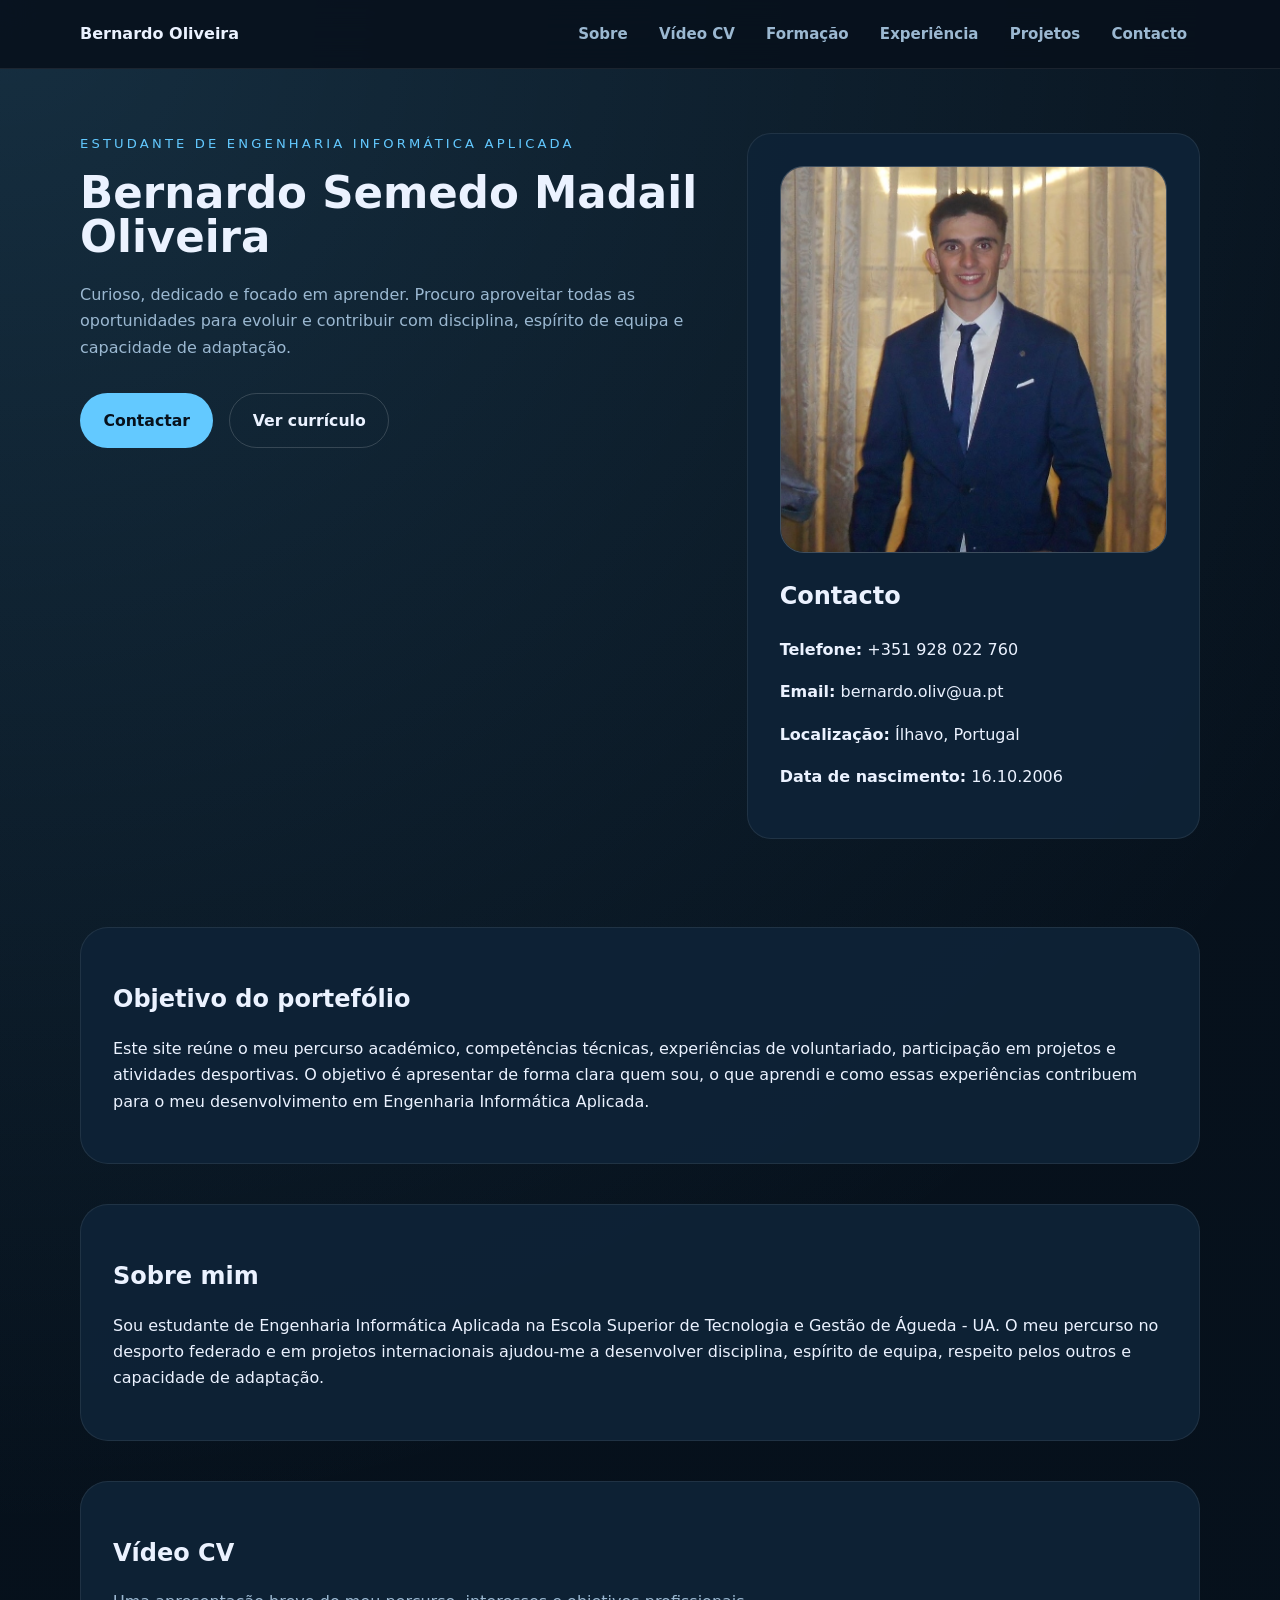
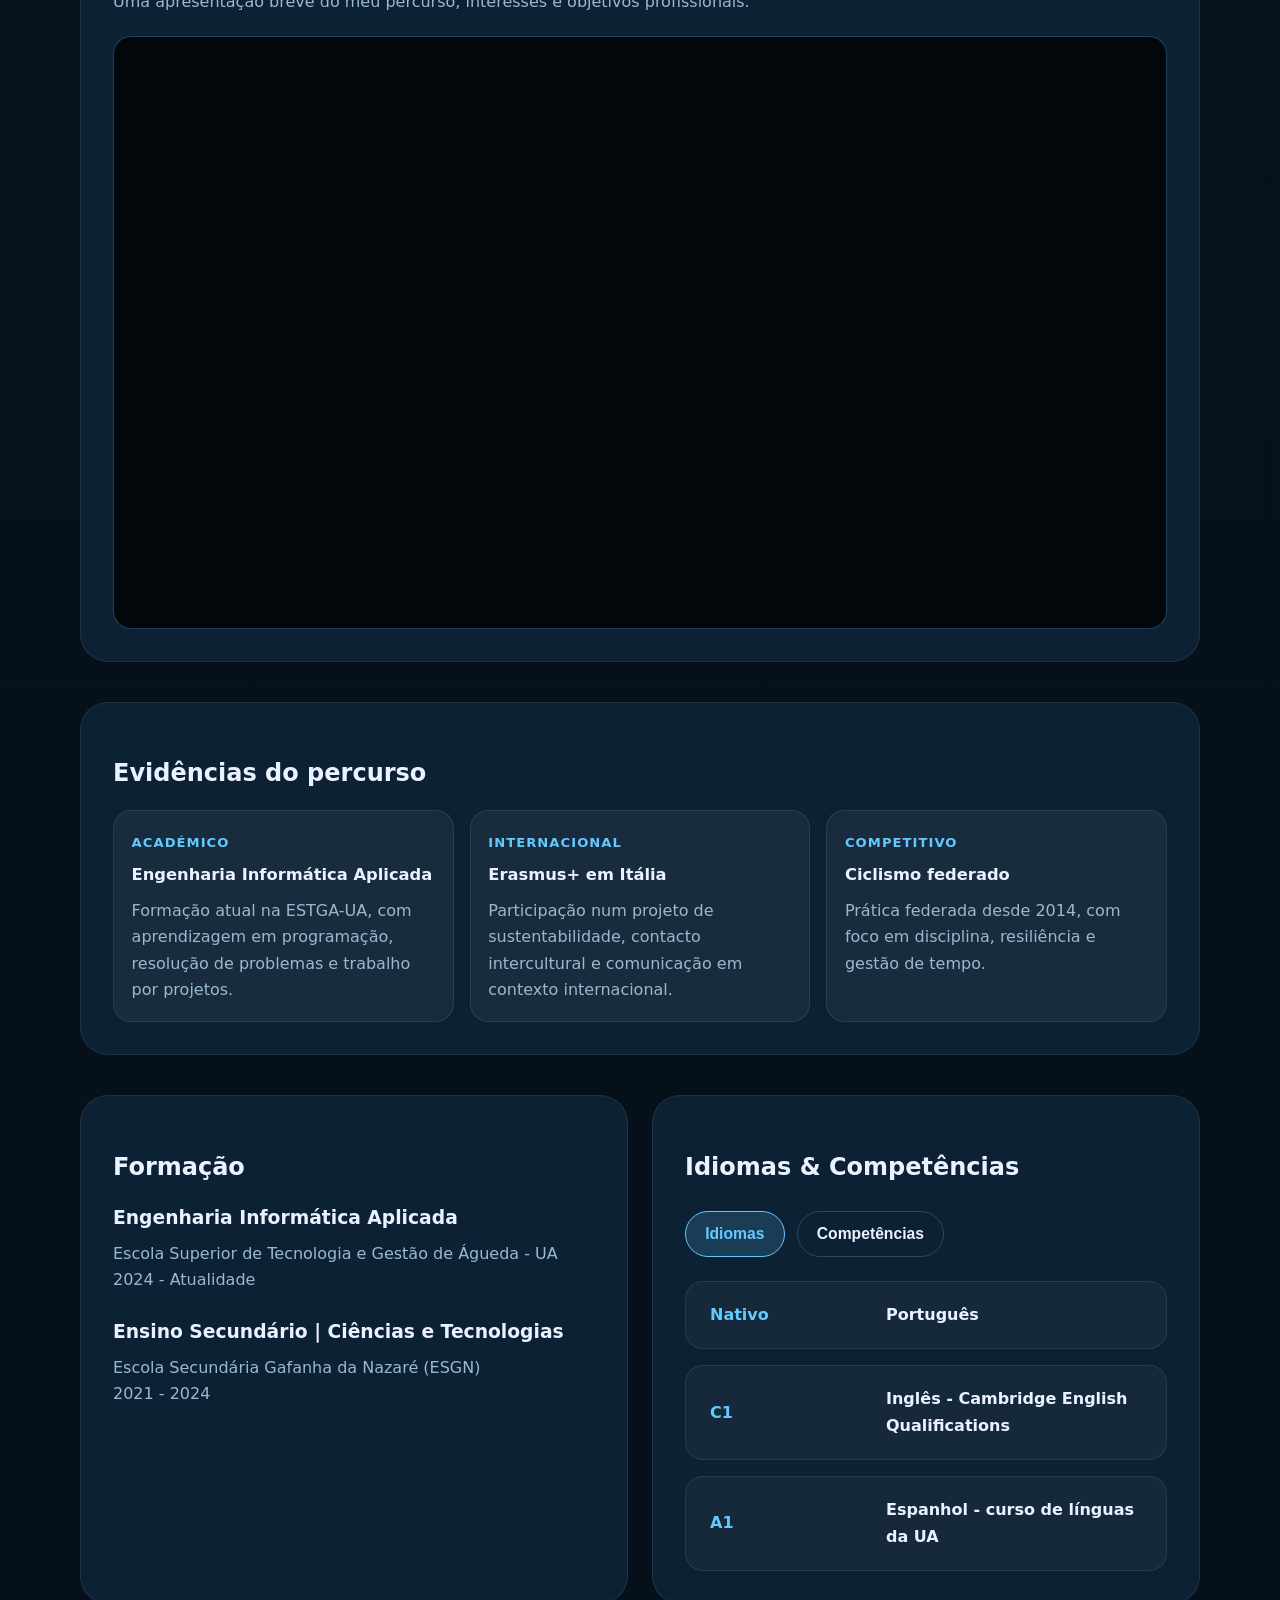
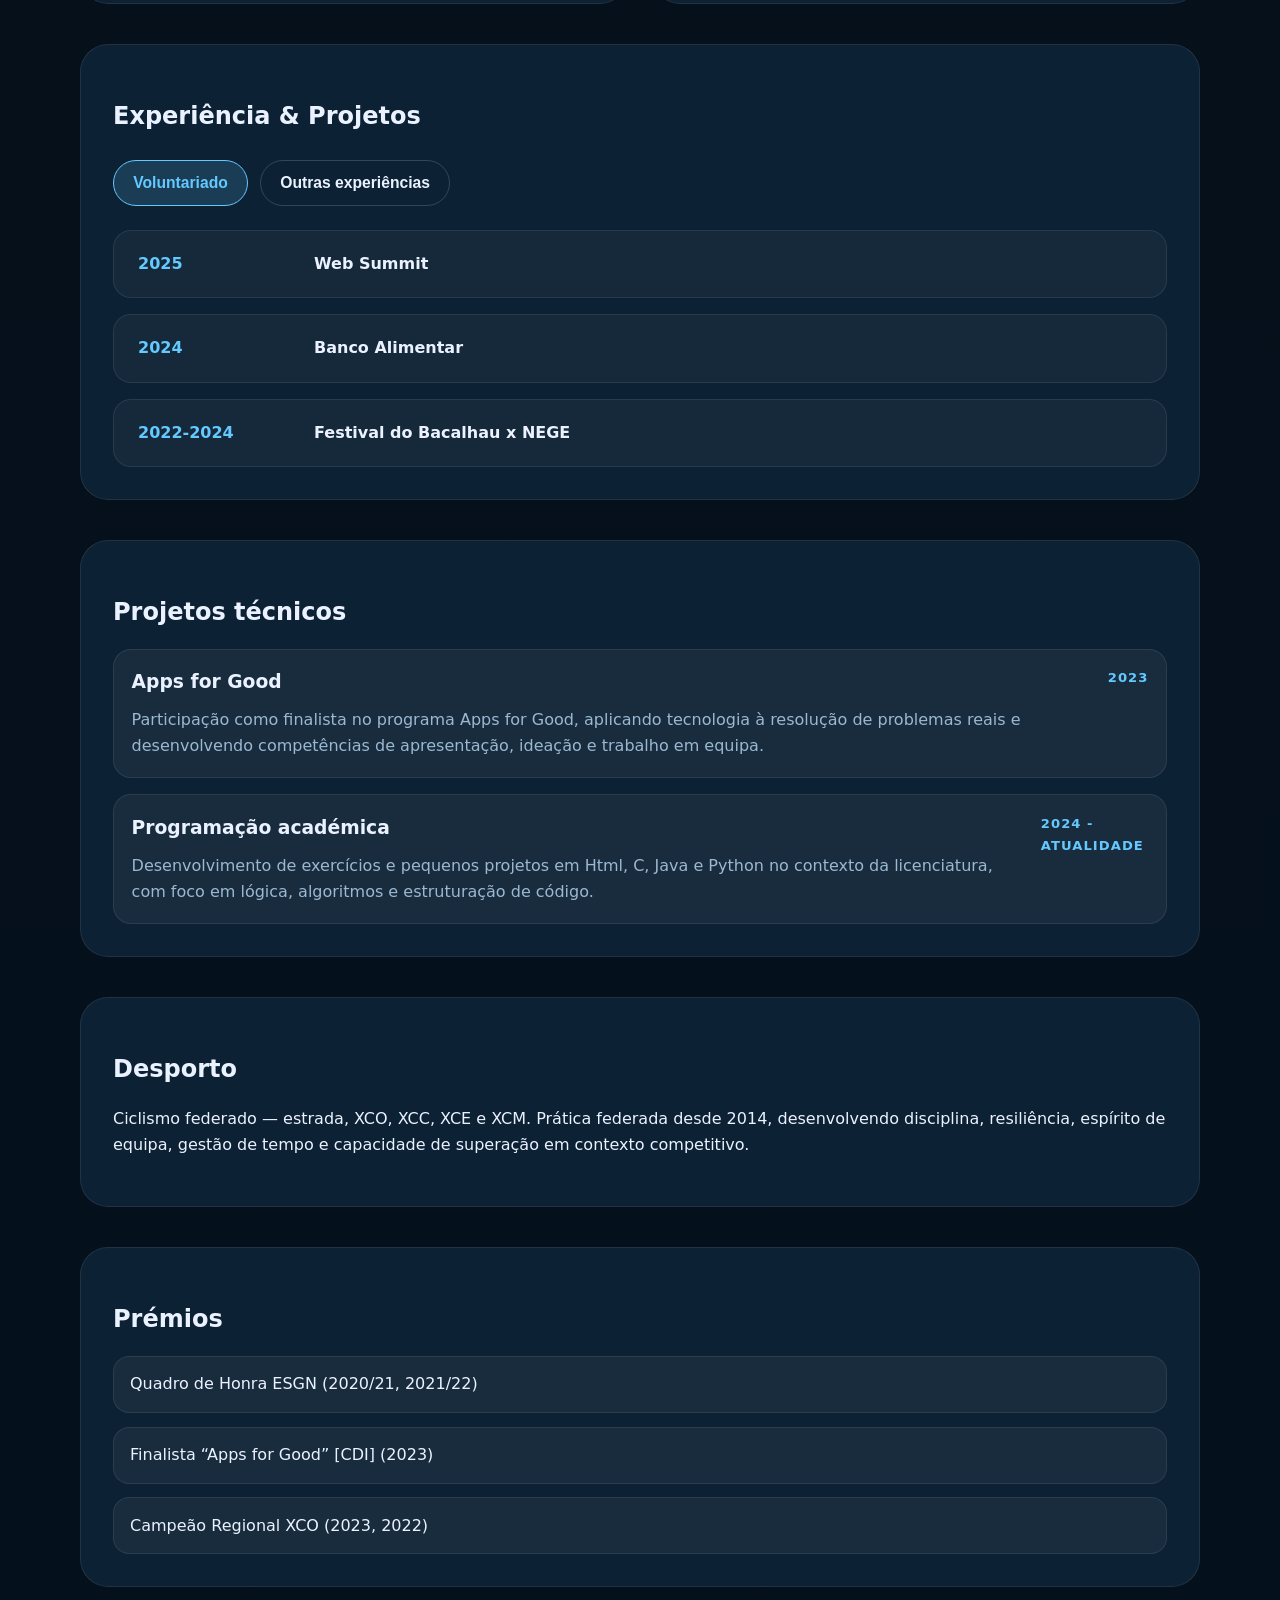
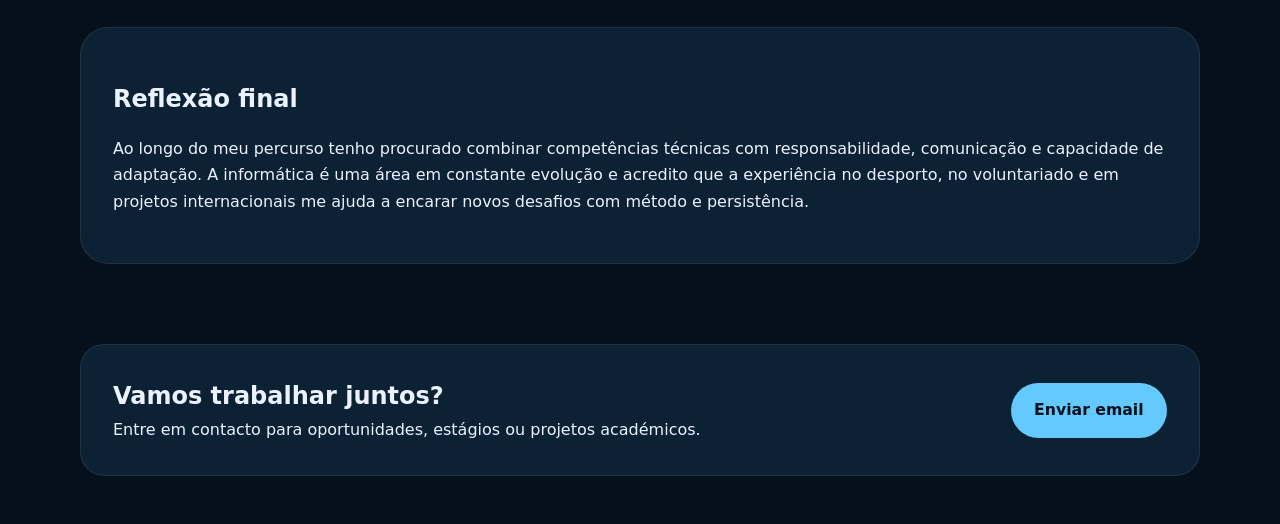
<file: Site/index.html>
<!DOCTYPE html>
<html lang="pt">
<head>
  <meta charset="UTF-8">
  <meta name="viewport" content="width=device-width, initial-scale=1.0">
  <title>Bernardo Oliveira | Engenharia Informática Aplicada</title>
  <link rel="stylesheet" href="styles.css">
</head>
<body>
  <nav class="site-nav">
    <div class="container nav-content">
      <a class="nav-brand" href="index.html">Bernardo Oliveira</a>
      <div class="nav-links" aria-label="Navegação principal">
        <a href="#sobre">Sobre</a>
        <a href="#video">Vídeo CV</a>
        <a href="#formacao">Formação</a>
        <a href="#experiencia">Experiência</a>
        <a href="#projetos-tecnicos">Projetos</a>
        <a href="#contact">Contacto</a>
      </div>
    </div>
  </nav>

  <header class="hero">
    <div class="container hero-content">
      <div>
        <p class="eyebrow">Estudante de Engenharia Informática Aplicada</p>
        <h1>Bernardo Semedo Madail Oliveira</h1>
        <p class="tagline">Curioso, dedicado e focado em aprender. Procuro aproveitar todas as oportunidades para evoluir e contribuir com disciplina, espírito de equipa e capacidade de adaptação.</p>
        <div class="hero-actions">
          <a class="button primary" href="#contact">Contactar</a>
          <a class="button secondary" href="../Curriculo/curriculo-bernardo-oliveira.pdf" target="_blank" rel="noopener">Ver currículo</a>
        </div>
      </div>
      <div class="hero-card">
        <div class="hero-photo">
          <img class="photo-frame" src="images/profile.jpg" alt="Foto de Bernardo Oliveira">
        </div>
        <h2>Contacto</h2>
        <p><strong>Telefone:</strong> +351 928 022 760</p>
        <p><strong>Email:</strong> bernardo.oliv@ua.pt</p>
        <p><strong>Localização:</strong> Ílhavo, Portugal</p>
        <p><strong>Data de nascimento:</strong> 16.10.2006</p>
      </div>
    </div>
  </header>

  <main class="container">
    <section id="objetivo" class="section card">
      <h2>Objetivo do portefólio</h2>
      <p>Este site reúne o meu percurso académico, competências técnicas, experiências de voluntariado, participação em projetos e atividades desportivas. O objetivo é apresentar de forma clara quem sou, o que aprendi e como essas experiências contribuem para o meu desenvolvimento em Engenharia Informática Aplicada.</p>
    </section>

    <section id="sobre" class="section card">
      <h2>Sobre mim</h2>
      <p>Sou estudante de Engenharia Informática Aplicada na Escola Superior de Tecnologia e Gestão de Águeda - UA. O meu percurso no desporto federado e em projetos internacionais ajudou-me a desenvolver disciplina, espírito de equipa, respeito pelos outros e capacidade de adaptação.</p>
    </section>

    <section id="video" class="section card">
      <h2>Vídeo CV</h2>
      <p class="video-intro">Uma apresentação breve do meu percurso, interesses e objetivos profissionais.</p>
      <div class="portfolio-video">
        <iframe
          src="https://www.youtube-nocookie.com/embed/pU83vzVJqbg"
          title="Vídeo CV de Bernardo Oliveira"
          allow="accelerometer; autoplay; clipboard-write; encrypted-media; gyroscope; picture-in-picture; web-share"
          referrerpolicy="strict-origin-when-cross-origin"
          allowfullscreen>
        </iframe>
      </div>
    </section>

    <section id="evidencias" class="section card">
      <h2>Evidências do percurso</h2>
      <div class="evidence-grid">
        <div class="evidence-item">
          <span>Académico</span>
          <strong>Engenharia Informática Aplicada</strong>
          <p>Formação atual na ESTGA-UA, com aprendizagem em programação, resolução de problemas e trabalho por projetos.</p>
        </div>
        <div class="evidence-item">
          <span>Internacional</span>
          <strong>Erasmus+ em Itália</strong>
          <p>Participação num projeto de sustentabilidade, contacto intercultural e comunicação em contexto internacional.</p>
        </div>
        <div class="evidence-item">
          <span>Competitivo</span>
          <strong>Ciclismo federado</strong>
          <p>Prática federada desde 2014, com foco em disciplina, resiliência e gestão de tempo.</p>
        </div>
      </div>
    </section>

    <section id="formacao" class="section grid two-column">
      <div class="card">
        <h2>Formação</h2>
        <div class="item">
          <h3>Engenharia Informática Aplicada</h3>
          <p>Escola Superior de Tecnologia e Gestão de Águeda - UA</p>
          <span>2024 - Atualidade</span>
        </div>
        <div class="item">
          <h3>Ensino Secundário | Ciências e Tecnologias</h3>
          <p>Escola Secundária Gafanha da Nazaré (ESGN)</p>
          <span>2021 - 2024</span>
        </div>
      </div>

      <div id="competencias" class="card tabs">
        <h2>Idiomas & Competências</h2>
        <div class="tab-buttons">
          <button class="tab-button active" data-target="idiomas-panel">Idiomas</button>
          <button class="tab-button" data-target="competencias-panel">Competências</button>
        </div>
        <div class="experience-content">
          <div id="idiomas-panel" class="experience-panel active">
            <div class="timeline">
              <div class="timeline-item">
                <div class="timeline-link">
                  <span class="timeline-date">Nativo</span>
                  <div class="timeline-title">Português</div>
                </div>
              </div>
              <div class="timeline-item">
                <div class="timeline-link">
                  <span class="timeline-date">C1</span>
                  <div class="timeline-title">Inglês - Cambridge English Qualifications</div>
                </div>
              </div>
              <div class="timeline-item">
                <div class="timeline-link">
                  <span class="timeline-date">A1</span>
                  <div class="timeline-title">Espanhol - curso de línguas da UA</div>
                </div>
              </div>
            </div>
          </div>
          <div id="competencias-panel" class="experience-panel">
            <div class="timeline">
              <div class="timeline-item">
                <div class="timeline-link">
                  <span class="timeline-date">Técnica</span>
                  <div class="timeline-title">Programação em C, Java e Python</div>
                </div>
              </div>
              <div class="timeline-item">
                <div class="timeline-link">
                  <span class="timeline-date">Interpessoal</span>
                  <div class="timeline-title">Trabalho em equipa e comunicação interpessoal</div>
                </div>
              </div>
              <div class="timeline-item">
                <div class="timeline-link">
                  <span class="timeline-date">Pessoal</span>
                  <div class="timeline-title">Organização, disciplina e gestão de tempo</div>
                </div>
              </div>
              <div class="timeline-item">
                <div class="timeline-link">
                  <span class="timeline-date">Pessoal</span>
                  <div class="timeline-title">Facilidade de aprendizagem e adaptação</div>
                </div>
              </div>
              <div class="timeline-item">
                <div class="timeline-link">
                  <span class="timeline-date">Técnica</span>
                  <div class="timeline-title">Noções de manutenção e diagnóstico de bicicletas</div>
                </div>
              </div>
            </div>
          </div>
        </div>
      </div>
    </section>

    <section id="experiencia" class="section card tabs">
      <h2>Experiência & Projetos</h2>
      <div class="tab-buttons">
        <button class="tab-button active" data-target="voluntariado-panel">Voluntariado</button>
        <button class="tab-button" data-target="projetos-panel">Outras experiências</button>
      </div>
      <div class="experience-content">
        <div id="voluntariado-panel" class="experience-panel active">
          <div class="timeline">
            <div class="timeline-item">
              <a class="timeline-link" href="web-summit.html">
                <span class="timeline-date">2025</span>
                <div class="timeline-title">Web Summit</div>
              </a>
            </div>
            <div class="timeline-item">
              <a class="timeline-link" href="banco-alimentar.html">
                <span class="timeline-date">2024</span>
                <div class="timeline-title">Banco Alimentar</div>
              </a>
            </div>
            <div class="timeline-item">
              <a class="timeline-link" href="festival-bacalhau.html">
                <span class="timeline-date">2022-2024</span>
                <div class="timeline-title">Festival do Bacalhau x NEGE</div>
              </a>
            </div>
          </div>
        </div>
        <div id="projetos-panel" class="experience-panel">
          <div class="timeline">
            <div class="timeline-item">
              <a class="timeline-link" href="erasmus.html">
                <span class="timeline-date">2023</span>
                <div class="timeline-title">Intercâmbio Erasmus+ "Sustainability around Europe"</div>
              </a>
            </div>
          </div>
        </div>
      </div>
    </section>

    <section id="projetos-tecnicos" class="section card">
      <h2>Projetos técnicos</h2>
      <div class="project-list">
        <article class="project-item">
          <div>
            <h3>Apps for Good</h3>
            <p>Participação como finalista no programa Apps for Good, aplicando tecnologia à resolução de problemas reais e desenvolvendo competências de apresentação, ideação e trabalho em equipa.</p>
          </div>
          <span>2023</span>
        </article>
        <article class="project-item">
          <div>
            <h3>Programação académica</h3>
            <p>Desenvolvimento de exercícios e pequenos projetos em Html, C, Java e Python no contexto da licenciatura, com foco em lógica, algoritmos e estruturação de código.</p>
          </div>
          <span>2024 - Atualidade</span>
        </article>
      </div>
    </section>

    <section id="desporto" class="section card">
      <h2>Desporto</h2>
      <p>Ciclismo federado — estrada, XCO, XCC, XCE e XCM. Prática federada desde 2014, desenvolvendo disciplina, resiliência, espírito de equipa, gestão de tempo e capacidade de superação em contexto competitivo.</p>
    </section>

    <section id="premios" class="section card">
      <h2>Prémios</h2>
      <ul class="award-list">
        <li>Quadro de Honra ESGN (2020/21, 2021/22)</li>
        <li>Finalista “Apps for Good” [CDI] (2023)</li>
        <li>Campeão Regional XCO (2023, 2022)</li>
      </ul>
    </section>

    <section id="reflexao" class="section card">
      <h2>Reflexão final</h2>
      <p>Ao longo do meu percurso tenho procurado combinar competências técnicas com responsabilidade, comunicação e capacidade de adaptação. A informática é uma área em constante evolução e acredito que a experiência no desporto, no voluntariado e em projetos internacionais me ajuda a encarar novos desafios com método e persistência.</p>
    </section>
  </main>

  <script>
    document.querySelectorAll('.tabs').forEach(tabGroup => {
      const tabButtons = tabGroup.querySelectorAll('.tab-button');
      const panels = tabGroup.querySelectorAll('.experience-panel');

      tabButtons.forEach(button => {
        button.addEventListener('click', () => {
          tabButtons.forEach(btn => btn.classList.remove('active'));
          panels.forEach(panel => panel.classList.remove('active'));

          button.classList.add('active');
          document.getElementById(button.dataset.target).classList.add('active');
        });
      });
    });
  </script>

  <footer id="contact" class="footer">
    <div class="container footer-content">
      <div>
        <h2>Vamos trabalhar juntos?</h2>
        <p>Entre em contacto para oportunidades, estágios ou projetos académicos.</p>
      </div>
      <a class="button primary" href="mailto:bernardo.oliv@ua.pt">Enviar email</a>
    </div>
  </footer>
</body>
</html>
</file>
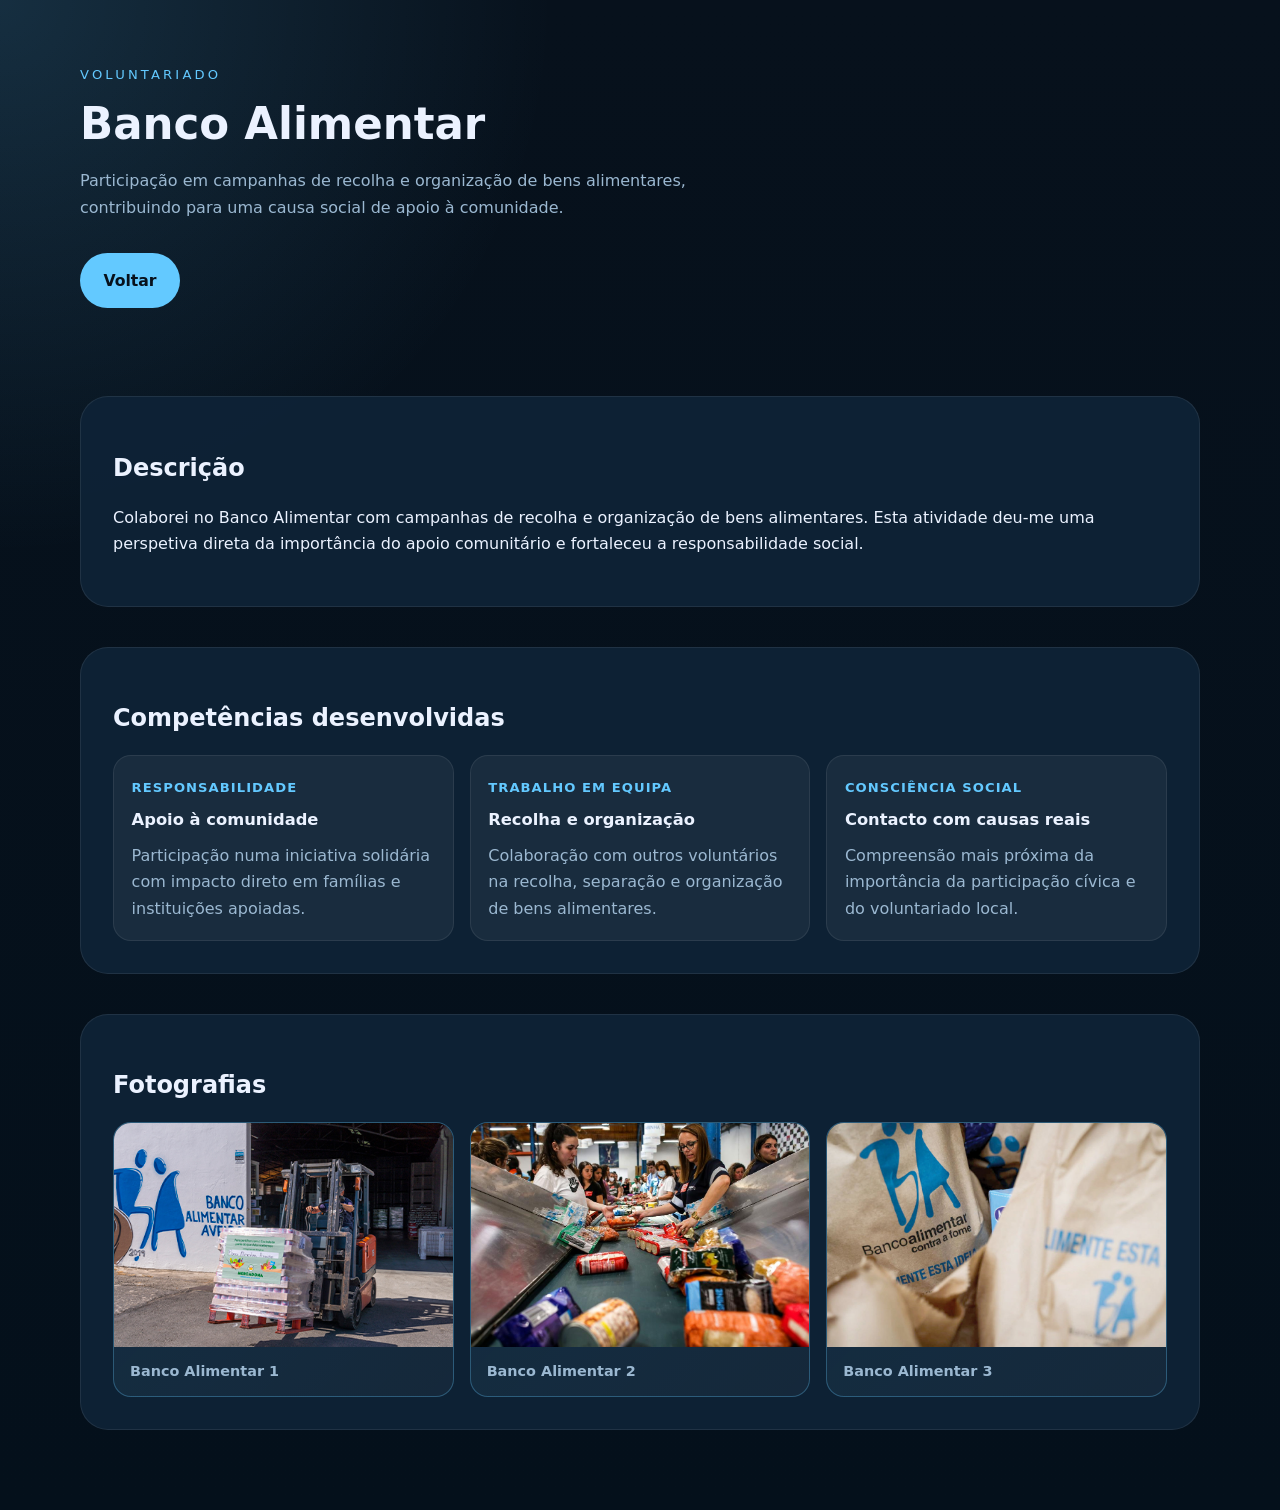
<file: Site/banco-alimentar.html>
<!DOCTYPE html>
<html lang="pt">
<head>
  <meta charset="UTF-8">
  <meta name="viewport" content="width=device-width, initial-scale=1.0">
  <title>Banco Alimentar | Voluntariado</title>
  <link rel="stylesheet" href="styles.css">
</head>
<body class="detail-page">
  <header class="hero">
    <div class="container hero-content">
      <div>
        <p class="eyebrow">Voluntariado</p>
        <h1>Banco Alimentar</h1>
        <p class="tagline">Participação em campanhas de recolha e organização de bens alimentares, contribuindo para uma causa social de apoio à comunidade.</p>
        <div class="hero-actions">
          <a class="button primary" href="index.html#experiencia">Voltar</a>
        </div>
      </div>
    </div>
  </header>

  <main class="container">
    <section class="section card">
      <h2>Descrição</h2>
      <p>Colaborei no Banco Alimentar com campanhas de recolha e organização de bens alimentares. Esta atividade deu-me uma perspetiva direta da importância do apoio comunitário e fortaleceu a responsabilidade social.</p>
    </section>

    <section class="section card">
      <h2>Competências desenvolvidas</h2>
      <div class="evidence-grid">
        <div class="evidence-item">
          <span>Responsabilidade</span>
          <strong>Apoio à comunidade</strong>
          <p>Participação numa iniciativa solidária com impacto direto em famílias e instituições apoiadas.</p>
        </div>
        <div class="evidence-item">
          <span>Trabalho em equipa</span>
          <strong>Recolha e organização</strong>
          <p>Colaboração com outros voluntários na recolha, separação e organização de bens alimentares.</p>
        </div>
        <div class="evidence-item">
          <span>Consciência social</span>
          <strong>Contacto com causas reais</strong>
          <p>Compreensão mais próxima da importância da participação cívica e do voluntariado local.</p>
        </div>
      </div>
    </section>

    <section class="section card">
      <h2>Fotografias</h2>
      <div class="photo-gallery">
        <figure class="photo-slot">
          <img src="images/Banco alimentar.jpg" alt="Fotografia da participação no Banco Alimentar">
          <figcaption>Banco Alimentar 1</figcaption>
        </figure>
        <figure class="photo-slot">
          <img src="images/banco alimetar.jpg" alt="Fotografia de recolha de bens no Banco Alimentar">
          <figcaption>Banco Alimentar 2</figcaption>
        </figure>
        <figure class="photo-slot">
          <img src="images/banco-alimentar.jpg" alt="Fotografia da experiência de voluntariado no Banco Alimentar">
          <figcaption>Banco Alimentar 3</figcaption>
        </figure>
      </div>
    </section>
  </main>
</body>
</html>
</file>
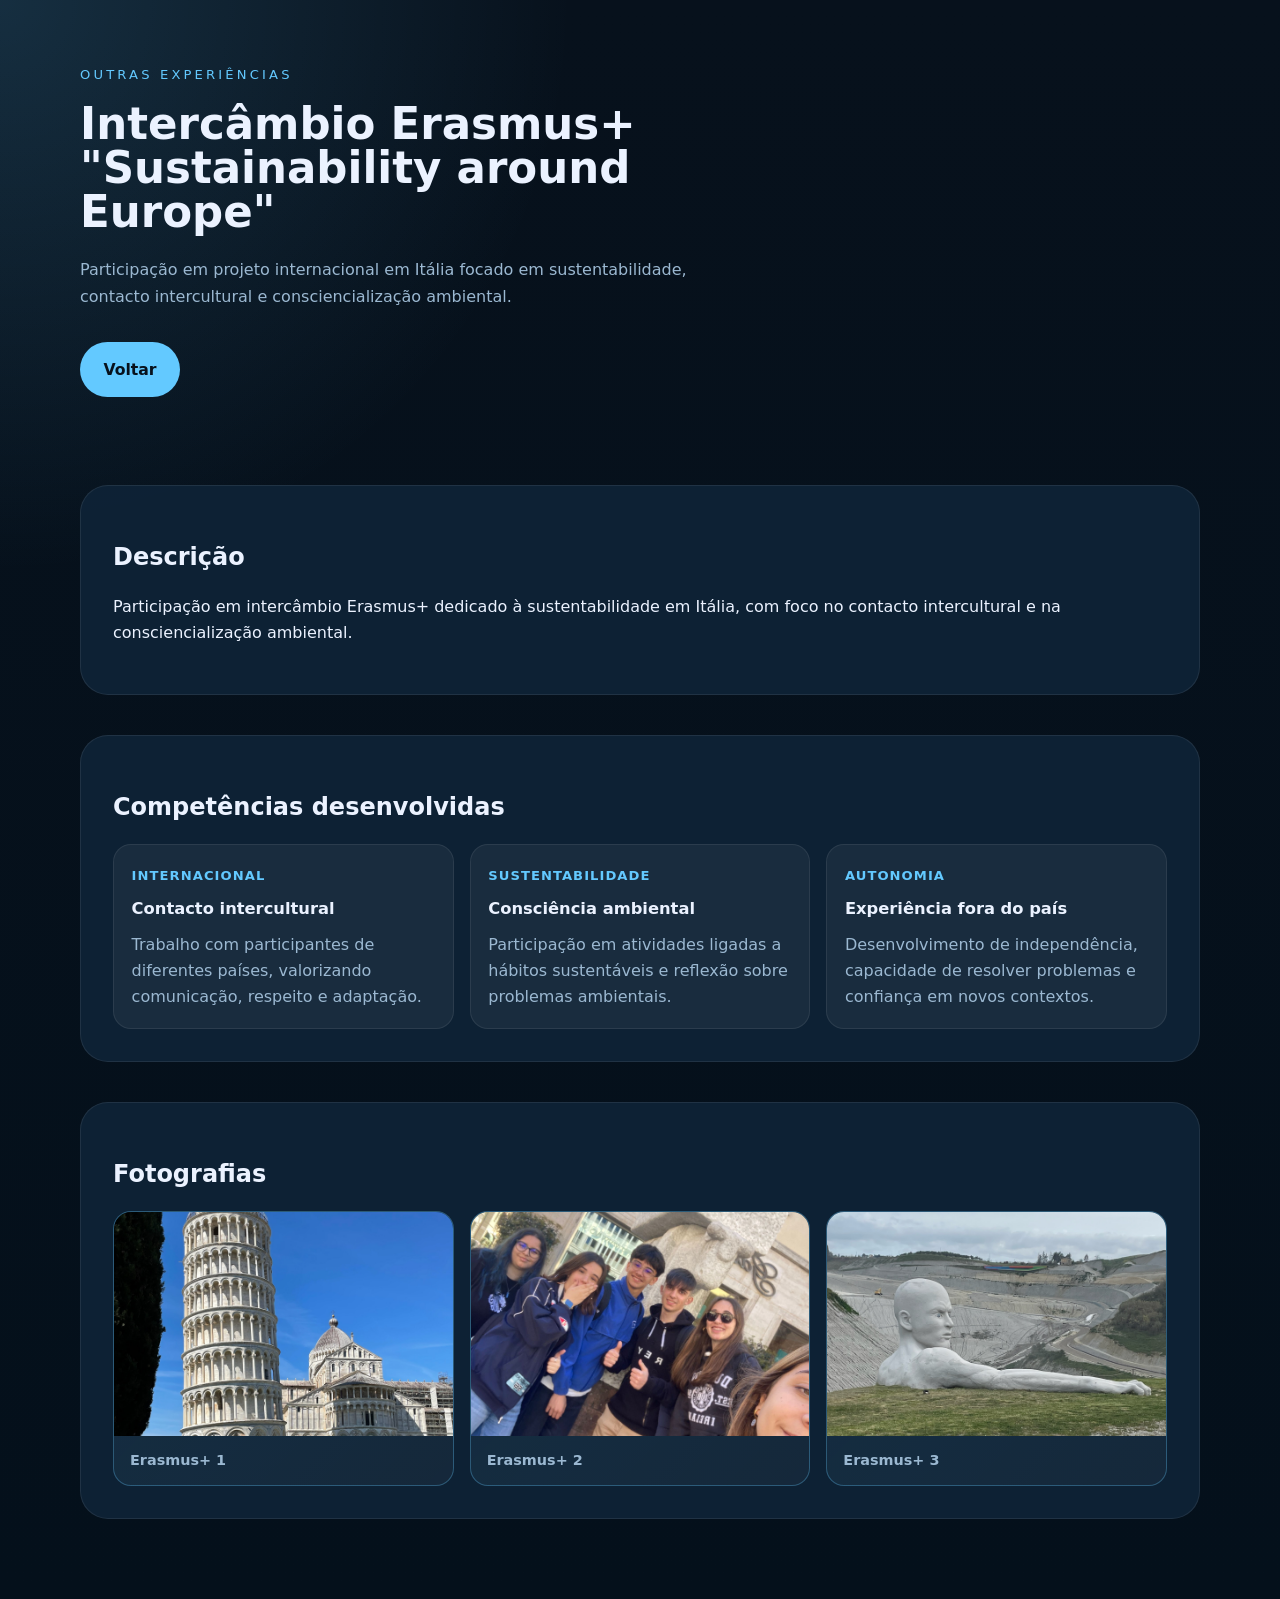
<file: Site/erasmus.html>
<!DOCTYPE html>
<html lang="pt">
<head>
  <meta charset="UTF-8">
  <meta name="viewport" content="width=device-width, initial-scale=1.0">
  <title>Intercâmbio Erasmus+ | Projetos</title>
  <link rel="stylesheet" href="styles.css">
</head>
<body class="detail-page">
  <header class="hero">
    <div class="container hero-content">
      <div>
        <p class="eyebrow">Outras experiências</p>
        <h1>Intercâmbio Erasmus+ "Sustainability around Europe"</h1>
        <p class="tagline">Participação em projeto internacional em Itália focado em sustentabilidade, contacto intercultural e consciencialização ambiental.</p>
        <div class="hero-actions">
          <a class="button primary" href="index.html#experiencia">Voltar</a>
        </div>
      </div>
    </div>
  </header>

  <main class="container">
    <section class="section card">
      <h2>Descrição</h2>
      <p>Participação em intercâmbio Erasmus+ dedicado à sustentabilidade em Itália, com foco no contacto intercultural e na consciencialização ambiental.</p>
    </section>

    <section class="section card">
      <h2>Competências desenvolvidas</h2>
      <div class="evidence-grid">
        <div class="evidence-item">
          <span>Internacional</span>
          <strong>Contacto intercultural</strong>
          <p>Trabalho com participantes de diferentes países, valorizando comunicação, respeito e adaptação.</p>
        </div>
        <div class="evidence-item">
          <span>Sustentabilidade</span>
          <strong>Consciência ambiental</strong>
          <p>Participação em atividades ligadas a hábitos sustentáveis e reflexão sobre problemas ambientais.</p>
        </div>
        <div class="evidence-item">
          <span>Autonomia</span>
          <strong>Experiência fora do país</strong>
          <p>Desenvolvimento de independência, capacidade de resolver problemas e confiança em novos contextos.</p>
        </div>
      </div>
    </section>

    <section class="section card">
      <h2>Fotografias</h2>
      <div class="photo-gallery">
        <figure class="photo-slot">
          <img src="images/IMG_2285.JPG" alt="Fotografia do intercâmbio Erasmus+ em Itália">
          <figcaption>Erasmus+ 1</figcaption>
        </figure>
        <figure class="photo-slot">
          <img src="images/67049e34-1679-4d50-b7c3-12055bb155fc.JPG" alt="Fotografia de atividade do projeto Erasmus+">
          <figcaption>Erasmus+ 2</figcaption>
        </figure>
        <figure class="photo-slot">
          <img src="images/IMG_2371.JPG" alt="Fotografia da experiência internacional Erasmus+">
          <figcaption>Erasmus+ 3</figcaption>
        </figure>
      </div>
    </section>
  </main>
</body>
</html>
</file>
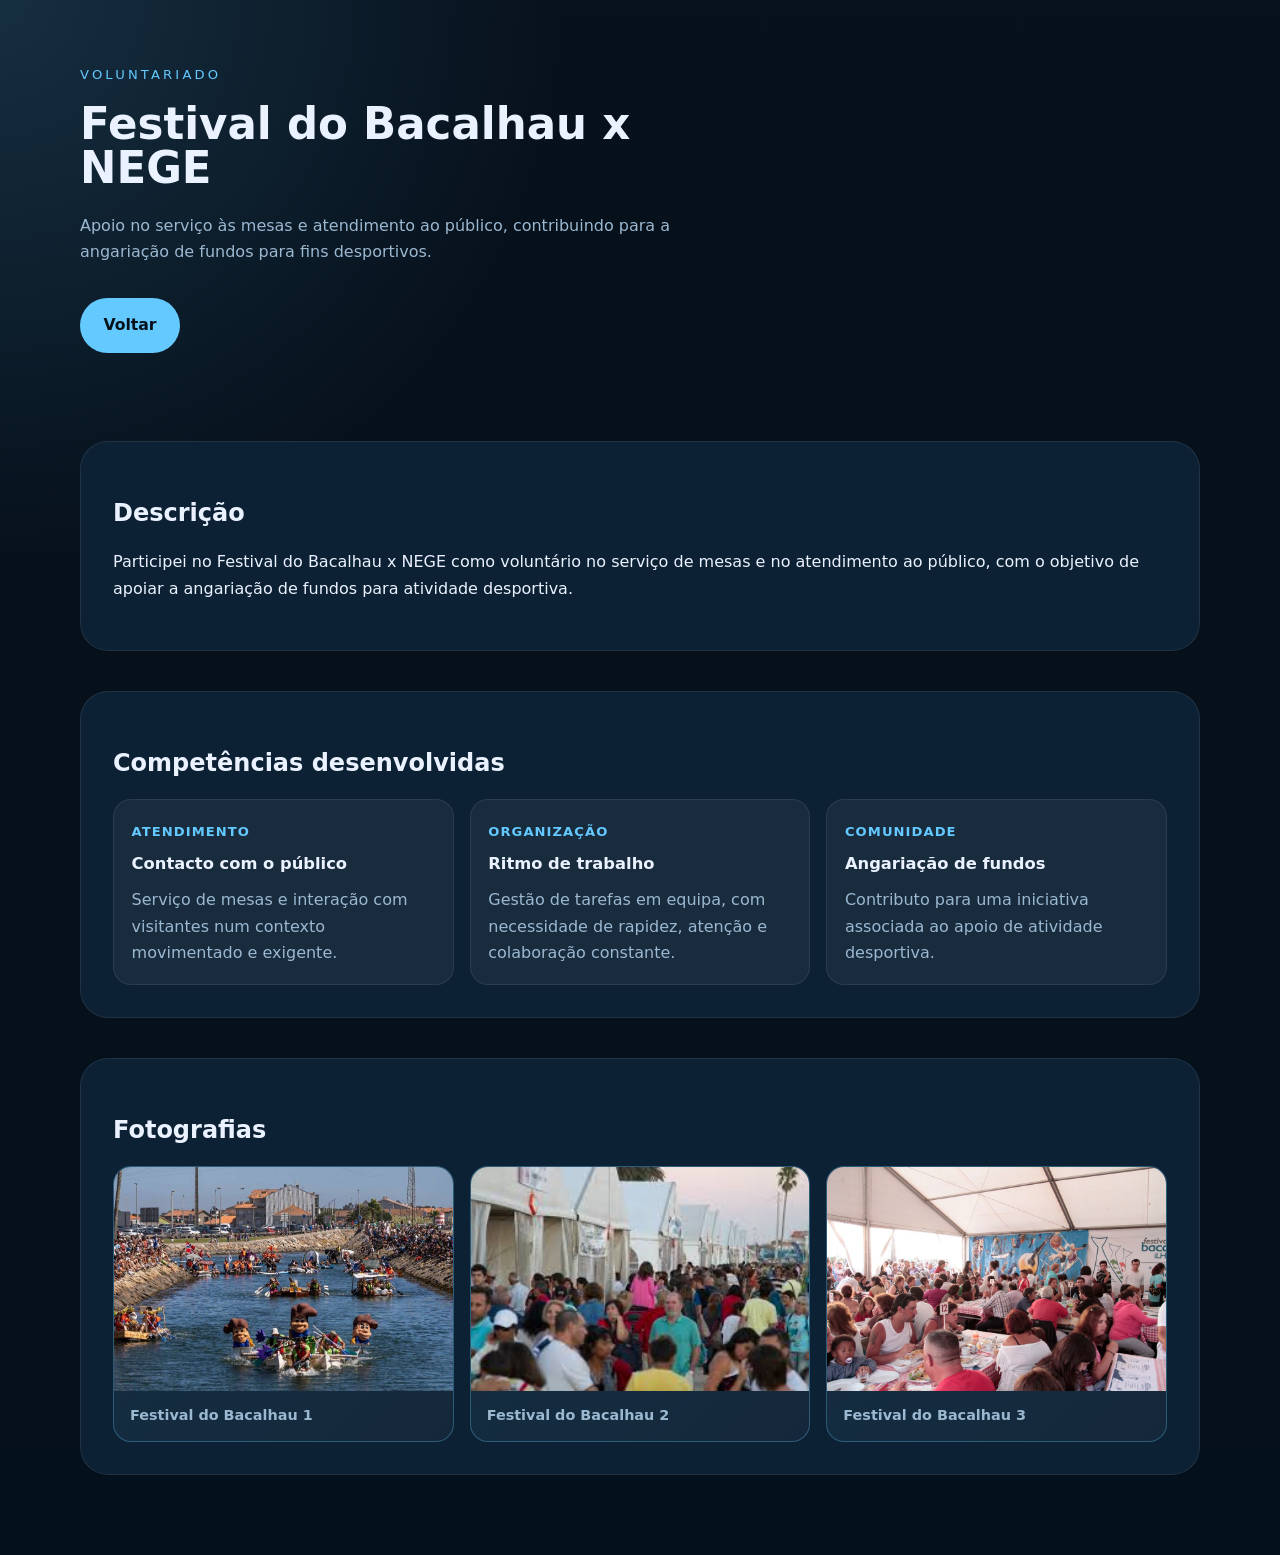
<file: Site/festival-bacalhau.html>
<!DOCTYPE html>
<html lang="pt">
<head>
  <meta charset="UTF-8">
  <meta name="viewport" content="width=device-width, initial-scale=1.0">
  <title>Festival do Bacalhau x NEGE | Voluntariado</title>
  <link rel="stylesheet" href="styles.css">
</head>
<body class="detail-page">
  <header class="hero">
    <div class="container hero-content">
      <div>
        <p class="eyebrow">Voluntariado</p>
        <h1>Festival do Bacalhau x NEGE</h1>
        <p class="tagline">Apoio no serviço às mesas e atendimento ao público, contribuindo para a angariação de fundos para fins desportivos.</p>
        <div class="hero-actions">
          <a class="button primary" href="index.html#experiencia">Voltar</a>
        </div>
      </div>
    </div>
  </header>

  <main class="container">
    <section class="section card">
      <h2>Descrição</h2>
      <p>Participei no Festival do Bacalhau x NEGE como voluntário no serviço de mesas e no atendimento ao público, com o objetivo de apoiar a angariação de fundos para atividade desportiva.</p>
    </section>

    <section class="section card">
      <h2>Competências desenvolvidas</h2>
      <div class="evidence-grid">
        <div class="evidence-item">
          <span>Atendimento</span>
          <strong>Contacto com o público</strong>
          <p>Serviço de mesas e interação com visitantes num contexto movimentado e exigente.</p>
        </div>
        <div class="evidence-item">
          <span>Organização</span>
          <strong>Ritmo de trabalho</strong>
          <p>Gestão de tarefas em equipa, com necessidade de rapidez, atenção e colaboração constante.</p>
        </div>
        <div class="evidence-item">
          <span>Comunidade</span>
          <strong>Angariação de fundos</strong>
          <p>Contributo para uma iniciativa associada ao apoio de atividade desportiva.</p>
        </div>
      </div>
    </section>

    <section class="section card">
      <h2>Fotografias</h2>
      <div class="photo-gallery">
        <figure class="photo-slot">
          <img src="images/festival bacalhau.jpeg" alt="Fotografia do voluntariado no Festival do Bacalhau">
          <figcaption>Festival do Bacalhau 1</figcaption>
        </figure>
        <figure class="photo-slot">
          <img src="images/festival do bacalhau.jpg" alt="Fotografia do serviço de mesas no Festival do Bacalhau">
          <figcaption>Festival do Bacalhau 2</figcaption>
        </figure>
        <figure class="photo-slot">
          <img src="images/festival_bacalhau2_1_1024_2500_1_1024_2500.jpg" alt="Fotografia da experiência no Festival do Bacalhau">
          <figcaption>Festival do Bacalhau 3</figcaption>
        </figure>
      </div>
    </section>
  </main>
</body>
</html>
</file>
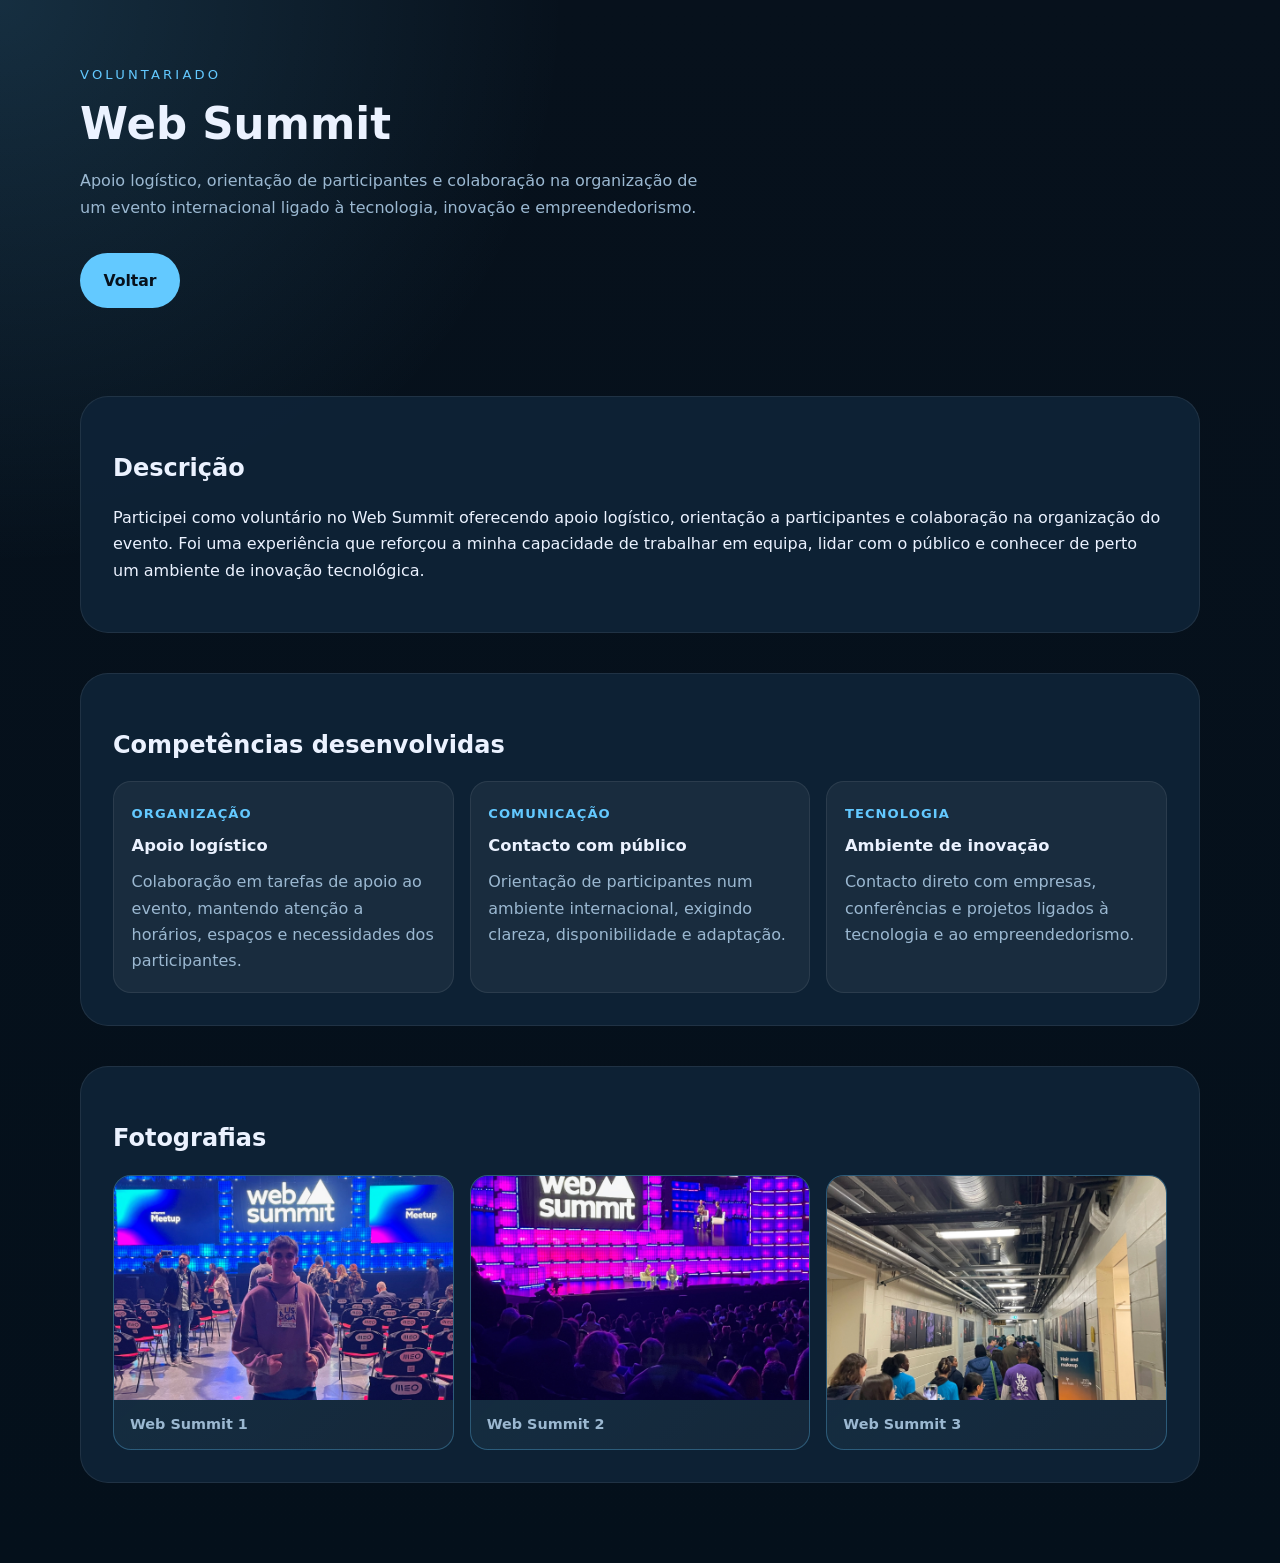
<file: Site/web-summit.html>
<!DOCTYPE html>
<html lang="pt">
<head>
  <meta charset="UTF-8">
  <meta name="viewport" content="width=device-width, initial-scale=1.0">
  <title>Web Summit | Voluntariado</title>
  <link rel="stylesheet" href="styles.css">
</head>
<body class="detail-page">
  <header class="hero">
    <div class="container hero-content">
      <div>
        <p class="eyebrow">Voluntariado</p>
        <h1>Web Summit</h1>
        <p class="tagline">Apoio logístico, orientação de participantes e colaboração na organização de um evento internacional ligado à tecnologia, inovação e empreendedorismo.</p>
        <div class="hero-actions">
          <a class="button primary" href="index.html#experiencia">Voltar</a>
        </div>
      </div>
    </div>
  </header>

  <main class="container">
    <section class="section card">
      <h2>Descrição</h2>
      <p>Participei como voluntário no Web Summit oferecendo apoio logístico, orientação a participantes e colaboração na organização do evento. Foi uma experiência que reforçou a minha capacidade de trabalhar em equipa, lidar com o público e conhecer de perto um ambiente de inovação tecnológica.</p>
    </section>

    <section class="section card">
      <h2>Competências desenvolvidas</h2>
      <div class="evidence-grid">
        <div class="evidence-item">
          <span>Organização</span>
          <strong>Apoio logístico</strong>
          <p>Colaboração em tarefas de apoio ao evento, mantendo atenção a horários, espaços e necessidades dos participantes.</p>
        </div>
        <div class="evidence-item">
          <span>Comunicação</span>
          <strong>Contacto com público</strong>
          <p>Orientação de participantes num ambiente internacional, exigindo clareza, disponibilidade e adaptação.</p>
        </div>
        <div class="evidence-item">
          <span>Tecnologia</span>
          <strong>Ambiente de inovação</strong>
          <p>Contacto direto com empresas, conferências e projetos ligados à tecnologia e ao empreendedorismo.</p>
        </div>
      </div>
    </section>

    <section class="section card">
      <h2>Fotografias</h2>
      <div class="photo-gallery">
        <figure class="photo-slot">
          <img src="images/web-summit-1.jpg" alt="Fotografia do voluntariado no Web Summit">
          <figcaption>Web Summit 1</figcaption>
        </figure>
        <figure class="photo-slot">
          <img src="images/web-summit-2.jpg" alt="Fotografia de apoio ao público no Web Summit">
          <figcaption>Web Summit 2</figcaption>
        </figure>
        <figure class="photo-slot">
          <img src="images/web-summit-3.jpg" alt="Fotografia da experiência no Web Summit">
          <figcaption>Web Summit 3</figcaption>
        </figure>
      </div>
    </section>
  </main>
</body>
</html>
</file>
<file: Site/styles.css>
:root {
  color-scheme: dark;
  --bg: #07111c;
  --surface: rgba(14, 35, 55, 0.94);
  --surface-strong: #0f2a46;
  --text: #ebf2ff;
  --muted: #9bb8d1;
  --primary: #63c9ff;
  --primary-strong: #4db5e1;
  --border: rgba(255, 255, 255, 0.08);
}

* {
  box-sizing: border-box;
}

body {
  margin: 0;
  font-family: Inter, system-ui, -apple-system, BlinkMacSystemFont, "Segoe UI", sans-serif;
  background: radial-gradient(circle at top left, rgba(99, 201, 255, 0.16), transparent 28%),
              linear-gradient(180deg, #07111c 0%, #04101b 100%);
  color: var(--text);
  line-height: 1.65;
}

html {
  scroll-behavior: smooth;
  scroll-padding-top: 2.75rem;
}

img {
  max-width: 100%;
}

.container {
  width: min(1120px, calc(100% - 2rem));
  margin: 0 auto;
}

.site-nav {
  position: sticky;
  top: 0;
  z-index: 10;
  background: rgba(7, 17, 28, 0.88);
  border-bottom: 1px solid var(--border);
  backdrop-filter: blur(16px);
}

.nav-content {
  min-height: 4.25rem;
  display: flex;
  align-items: center;
  justify-content: space-between;
  gap: 1.5rem;
}

.nav-brand,
.nav-links a {
  color: var(--text);
  text-decoration: none;
}

.nav-brand {
  font-weight: 800;
}

.nav-links {
  display: flex;
  flex-wrap: wrap;
  justify-content: flex-end;
  gap: 0.35rem;
}

.nav-links a {
  border-radius: 999px;
  padding: 0.45rem 0.8rem;
  color: var(--muted);
  font-size: 0.94rem;
  font-weight: 650;
}

.nav-links a:hover {
  background: rgba(255, 255, 255, 0.06);
  color: var(--text);
}

button, .button {
  display: inline-flex;
  align-items: center;
  justify-content: center;
  border: 1px solid transparent;
  border-radius: 999px;
  padding: 0.85rem 1.4rem;
  font-size: 0.98rem;
  font-weight: 600;
  text-decoration: none;
  cursor: pointer;
}

.primary {
  background: var(--primary);
  color: #07111c;
}

.secondary {
  background: transparent;
  color: var(--text);
  border-color: rgba(255, 255, 255, 0.16);
}

.hero {
  padding: 4rem 0 3rem;
}

body.detail-page main {
  padding-bottom: 5rem;
}

.hero-content {
  display: grid;
  gap: 2rem;
  grid-template-columns: minmax(0, 1.4fr) minmax(280px, 1fr);
  align-items: start;
}

.eyebrow {
  margin: 0 0 1rem;
  color: var(--primary);
  text-transform: uppercase;
  letter-spacing: 0.24em;
  font-size: 0.82rem;
}

h1 {
  margin: 0;
  font-size: clamp(2.6rem, 3.4vw, 4rem);
  line-height: 1.02;
}

.tagline {
  max-width: 45rem;
  margin: 1.4rem 0 0;
  color: var(--muted);
}

.hero-actions {
  display: flex;
  flex-wrap: wrap;
  gap: 1rem;
  margin-top: 2rem;
}

.hero-card {
  background: var(--surface);
  border: 1px solid var(--border);
  border-radius: 24px;
  padding: 2rem;
}

.hero-photo {
  margin-bottom: 1.5rem;
}

.photo-frame {
  width: 100%;
  aspect-ratio: 1 / 1;
  display: block;
  object-fit: cover;
  background: rgba(255, 255, 255, 0.05);
  border: 1px solid rgba(255, 255, 255, 0.16);
  border-radius: 24px;
  color: var(--muted);
  font-weight: 700;
  min-height: 18rem;
}

.photo-gallery {
  display: grid;
  grid-template-columns: repeat(3, minmax(0, 1fr));
  gap: 1rem;
  margin-top: 1rem;
}

.photo-item {
  min-height: 14rem;
  display: grid;
  place-items: center;
  border: 2px dashed rgba(255, 255, 255, 0.18);
  border-radius: 22px;
  background: rgba(255, 255, 255, 0.03);
  color: var(--muted);
  font-weight: 600;
}

.photo-slot {
  position: relative;
  min-height: 14rem;
  margin: 0;
  border: 1px solid rgba(99, 201, 255, 0.3);
  border-radius: 18px;
  background: linear-gradient(135deg, rgba(99, 201, 255, 0.08), rgba(255, 255, 255, 0.035));
  overflow: hidden;
}

.photo-slot img {
  width: 100%;
  height: 14rem;
  display: block;
  object-fit: cover;
}

.photo-slot figcaption {
  padding: 0.8rem 1rem;
  color: var(--muted);
  font-size: 0.9rem;
  font-weight: 800;
}

.hero-card h2 {
  margin-top: 0;
}

.section {
  margin-top: 2.5rem;
  scroll-margin-top: 2.75rem;
}

.section h2 {
  margin-bottom: 1rem;
}

.video-intro {
  margin: 0 0 1.25rem;
  color: var(--muted);
}

.portfolio-video {
  position: relative;
  width: 100%;
  aspect-ratio: 16 / 9;
  border: 1px solid rgba(99, 201, 255, 0.3);
  border-radius: 18px;
  background: #02070c;
  overflow: hidden;
}

.portfolio-video iframe {
  width: 100%;
  height: 100%;
  display: block;
  border: 0;
}

.card {
  background: var(--surface);
  border: 1px solid var(--border);
  border-radius: 28px;
  padding: 2rem;
}

.grid {
  display: grid;
  gap: 1.5rem;
}

.two-column {
  grid-template-columns: 1fr 1fr;
}

.item {
  margin-bottom: 1.5rem;
}

.item h3 {
  margin: 0 0 0.4rem;
}

.item p,
.item span {
  margin: 0;
  color: var(--muted);
}

.skills {
  list-style: none;
  padding: 0;
  margin: 0;
  display: grid;
  gap: 0.8rem;
}

.skills li,
.award-list li {
  background: rgba(255, 255, 255, 0.05);
  border: 1px solid rgba(255, 255, 255, 0.08);
  border-radius: 16px;
  padding: 0.9rem 1rem;
}

.timeline {
  display: grid;
  gap: 1rem;
}

.timeline-item {
  display: grid;
}

.timeline-link {
  width: 100%;
  display: grid;
  grid-template-columns: minmax(110px, 160px) 1fr;
  gap: 1rem;
  align-items: center;
  padding: 1.25rem 1.5rem;
  border: 1px solid rgba(255, 255, 255, 0.08);
  border-radius: 18px;
  background: rgba(255, 255, 255, 0.04);
  color: inherit;
  text-decoration: none;
}

.timeline-link:hover {
  border-color: rgba(99, 201, 255, 0.28);
}

.timeline-date {
  color: var(--primary);
  font-weight: 700;
}

.timeline-title {
  font-size: 1rem;
  font-weight: 700;
}

.tab-buttons {
  display: flex;
  gap: 0.75rem;
  flex-wrap: wrap;
  margin: 1.5rem 0 1.5rem;
}

.tab-button {
  border: 1px solid rgba(255, 255, 255, 0.16);
  background: transparent;
  color: var(--text);
  border-radius: 999px;
  padding: 0.8rem 1.2rem;
  font-weight: 700;
  cursor: pointer;
}

.tab-button.active {
  background: rgba(99, 201, 255, 0.16);
  border-color: var(--primary);
  color: var(--primary);
}

.experience-content {
  display: grid;
  gap: 1.5rem;
}

.experience-panel {
  display: none;
}

.experience-panel.active {
  display: block;
}

.experience-gallery {
  margin-top: 2rem;
}

.photo-gallery.small {
  grid-template-columns: repeat(3, minmax(0, 1fr));
}

.photo-item a {
  display: block;
}

.photo-item img {
  width: 100%;
  height: 100%;
  object-fit: cover;
  border-radius: 18px;
}

.evidence-grid {
  display: grid;
  grid-template-columns: repeat(3, minmax(0, 1fr));
  gap: 1rem;
}

.evidence-item,
.project-item {
  background: rgba(255, 255, 255, 0.05);
  border: 1px solid rgba(255, 255, 255, 0.08);
  border-radius: 18px;
  padding: 1.1rem;
}

.evidence-item span,
.project-item span {
  display: inline-flex;
  margin-bottom: 0.55rem;
  color: var(--primary);
  font-size: 0.82rem;
  font-weight: 800;
  text-transform: uppercase;
  letter-spacing: 0.08em;
}

.evidence-item strong {
  display: block;
  font-size: 1.02rem;
}

.evidence-item p,
.project-item p {
  margin: 0.55rem 0 0;
  color: var(--muted);
}

.project-list {
  display: grid;
  gap: 1rem;
}

.project-item {
  display: flex;
  justify-content: space-between;
  gap: 1.5rem;
}

.project-item h3 {
  margin: 0;
}

@media (max-width: 860px) {
  .experience-split {
    grid-template-columns: 1fr;
  }
}

.award-list {
  list-style: none;
  padding: 0;
  margin: 0;
  display: grid;
  gap: 0.85rem;
}

.footer {
  margin-top: 3rem;
  padding: 2rem 0 3rem;
  scroll-margin-top: 2.75rem;
}

.footer-content {
  display: flex;
  gap: 1.5rem;
  align-items: center;
  justify-content: space-between;
  background: rgba(14, 35, 55, 0.92);
  border: 1px solid var(--border);
  border-radius: 24px;
  padding: 2rem;
}

.footer h2,
.footer p {
  margin: 0;
}

@media (max-width: 860px) {
  .hero-content,
  .footer-content,
  .two-column,
  .timeline-item,
  .evidence-grid,
  .photo-gallery {
    grid-template-columns: 1fr;
  }

  .nav-content,
  .project-item {
    align-items: flex-start;
    flex-direction: column;
  }

  .nav-links {
    justify-content: flex-start;
  }

  .hero {
    padding-top: 3rem;
  }
}

@media (max-width: 560px) {
  body {
    font-size: 0.96rem;
  }

  .button {
    width: 100%;
  }
}
</file>
